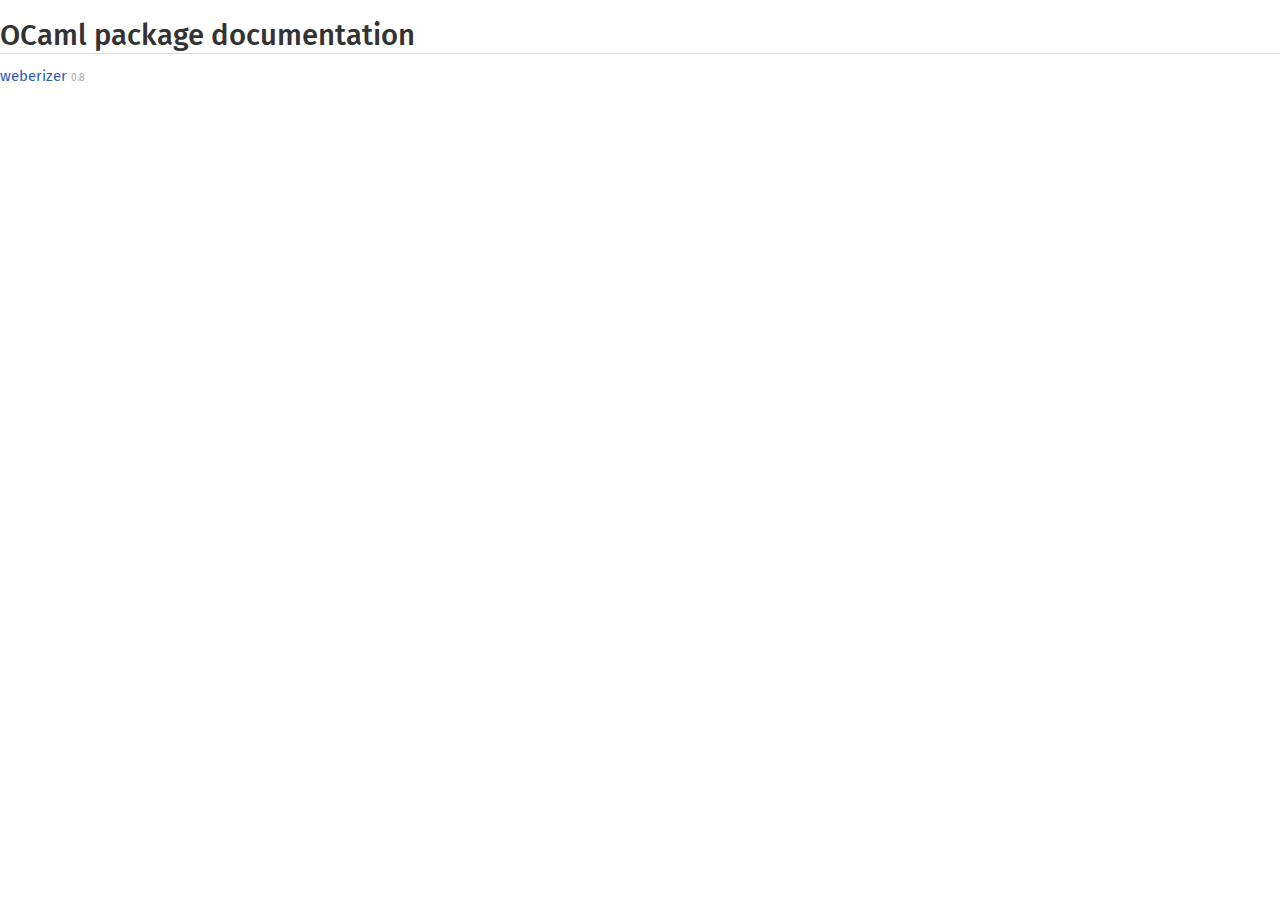
<file: doc/index.html>
<!DOCTYPE html>
<html xmlns="http://www.w3.org/1999/xhtml">
  <head>
    <title>index</title>
    <link rel="stylesheet" href="./odoc.css"/>
    <meta charset="utf-8"/>
    <meta name="viewport" content="width=device-width,initial-scale=1.0"/>
  </head>
  <body>
    <div class="by-name">
    <h2>OCaml package documentation</h2>
    <ol>
    <li><a href="weberizer/index.html">weberizer</a> <span class="version">0.8</span></li>
    </ol>
    </div>
  </body>
</html>
</file>
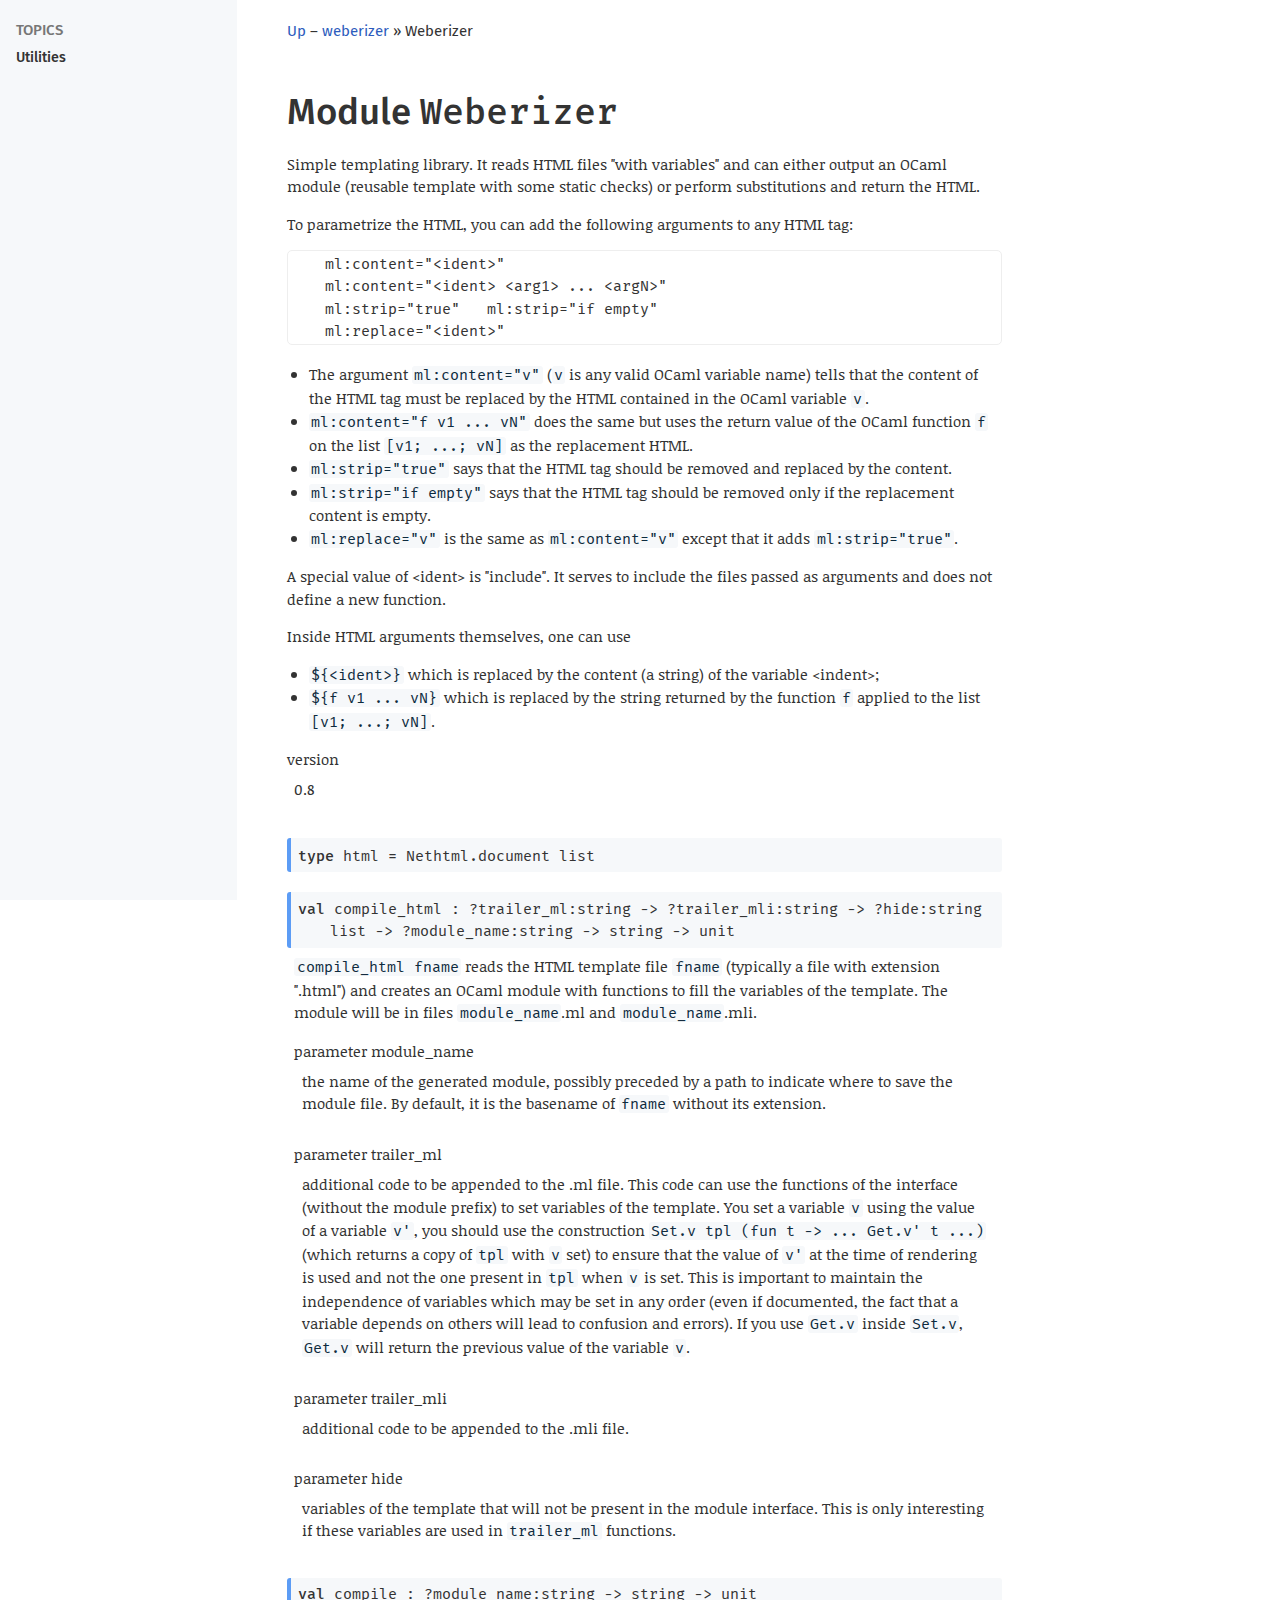
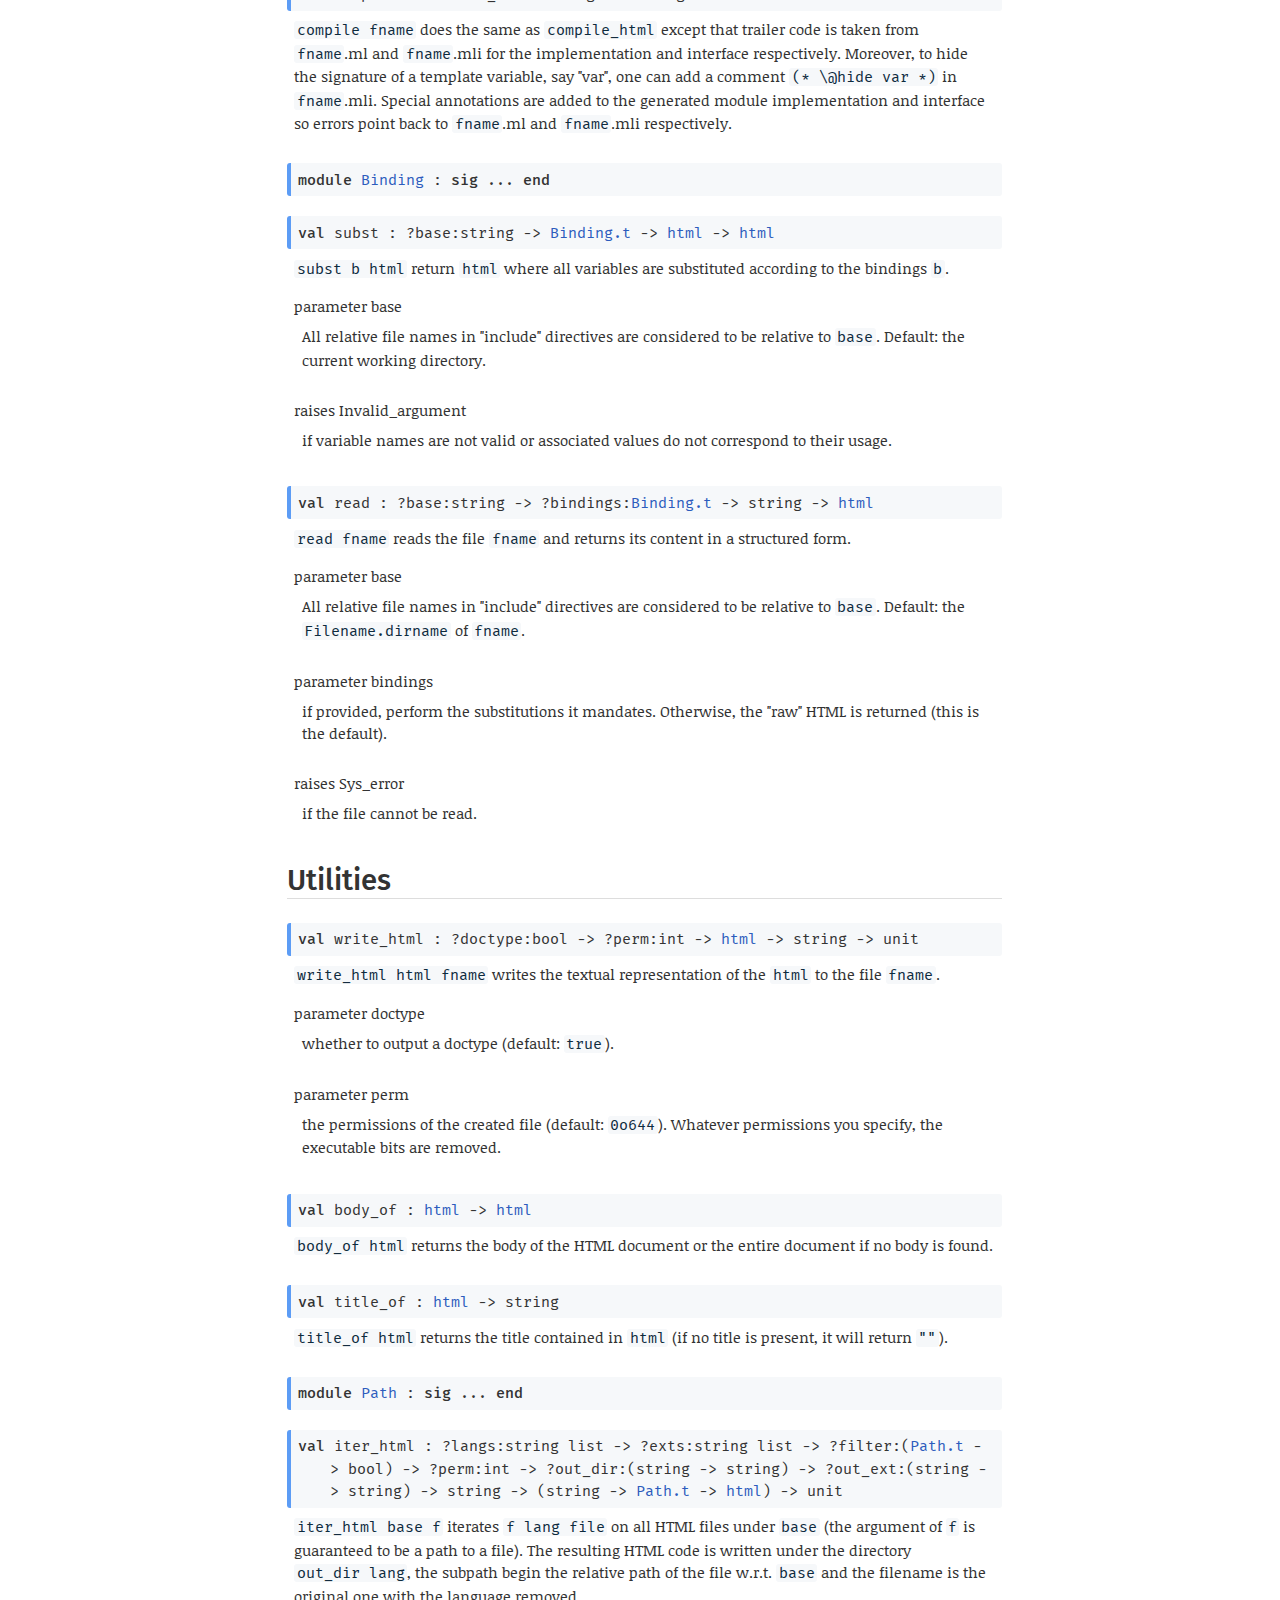
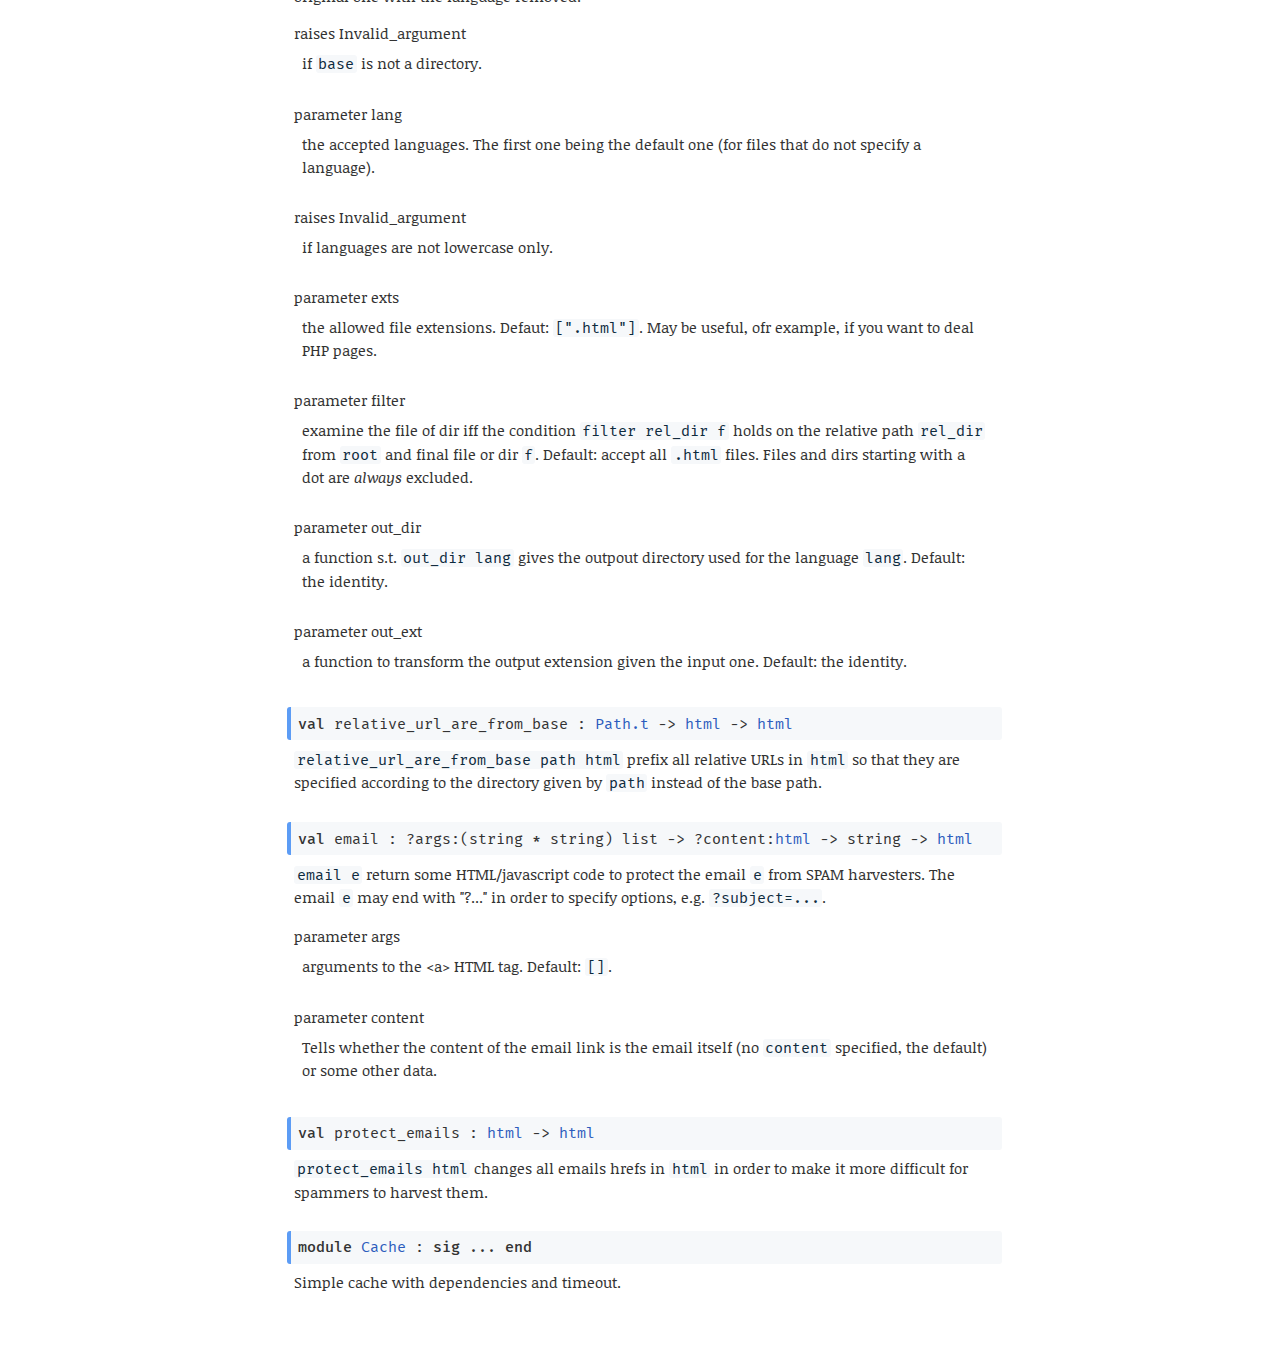
<file: doc/weberizer/Weberizer/index.html>
<!DOCTYPE html>
<html xmlns="http://www.w3.org/1999/xhtml"><head><title>Weberizer (weberizer.Weberizer)</title><link rel="stylesheet" href="../../odoc.css"/><meta charset="utf-8"/><meta name="viewport" content="width=device-width,initial-scale=1.0"/><script src="../../highlight.pack.js"></script><script>hljs.initHighlightingOnLoad();</script></head><body><div class="content"><header><nav><a href="../index.html">Up</a> – <a href="../index.html">weberizer</a> &#x00BB; Weberizer</nav><h1>Module <code>Weberizer</code></h1><p>Simple templating library. It reads HTML files &quot;with variables&quot; and can either output an OCaml module (reusable template with some static checks) or perform substitutions and return the HTML.</p><p>To parametrize the HTML, you can add the following arguments to any HTML tag:</p><pre>    ml:content=&quot;&lt;ident&gt;&quot;
    ml:content=&quot;&lt;ident&gt; &lt;arg1&gt; ... &lt;argN&gt;&quot;
    ml:strip=&quot;true&quot;   ml:strip=&quot;if empty&quot;
    ml:replace=&quot;&lt;ident&gt;&quot;					    </pre><ul><li>The argument <code>ml:content=&quot;v&quot;</code> (<code>v</code> is any valid OCaml variable name) tells that the content of the HTML tag must be replaced by the HTML contained in the OCaml variable <code>v</code>.</li><li><code>ml:content=&quot;f v1 ... vN&quot;</code> does the same but uses the return value of the OCaml function <code>f</code> on the list <code>[v1; ...; vN]</code> as the replacement HTML.</li><li><code>ml:strip=&quot;true&quot;</code> says that the HTML tag should be removed and replaced by the content.</li><li><code>ml:strip=&quot;if empty&quot;</code> says that the HTML tag should be removed only if the replacement content is empty.</li><li><code>ml:replace=&quot;v&quot;</code> is the same as <code>ml:content=&quot;v&quot;</code> except that it adds <code>ml:strip=&quot;true&quot;</code>.</li></ul><p>A special value of &lt;ident&gt; is &quot;include&quot;. It serves to include the files passed as arguments and does not define a new function.</p><p>Inside HTML arguments themselves, one can use</p><ul><li><code>${&lt;ident&gt;}</code> which is replaced by the content (a string) of the variable &lt;indent&gt;;</li><li><code>${f v1 ... vN}</code> which is replaced by the string returned by the function <code>f</code> applied to the list <code>[v1; ...; vN]</code>.</li></ul><dl><dt>version</dt><dd>0.8</dd></dl><nav class="toc"><ul><li><a href="#utilities">Utilities</a></li></ul></nav></header><dl><dt class="spec type" id="type-html"><a href="#type-html" class="anchor"></a><code><span class="keyword">type </span>html</code><code><span class="keyword"> = </span>Nethtml.document list</code></dt></dl><dl><dt class="spec value" id="val-compile_html"><a href="#val-compile_html" class="anchor"></a><code><span class="keyword">val </span>compile_html : ?&#8288;trailer_ml:string <span>&#45;&gt;</span> ?&#8288;trailer_mli:string <span>&#45;&gt;</span> ?&#8288;hide:string list <span>&#45;&gt;</span> ?&#8288;module_name:string <span>&#45;&gt;</span> string <span>&#45;&gt;</span> unit</code></dt><dd><p><code>compile_html fname</code> reads the HTML template file <code>fname</code> (typically a file with extension &quot;.html&quot;) and creates an OCaml module with functions to fill the variables of the template. The module will be in files <code>module_name</code>.ml and <code>module_name</code>.mli.</p><dl><dt>parameter module_name</dt><dd><p>the name of the generated module, possibly preceded by a path to indicate where to save the module file. By default, it is the basename of <code>fname</code> without its extension.</p></dd></dl><dl><dt>parameter trailer_ml</dt><dd><p>additional code to be appended to the .ml file. This code can use the functions of the interface (without the module prefix) to set variables of the template. You set a variable <code>v</code> using the value of a variable <code>v'</code>, you should use the construction <code>Set.v tpl (fun t -&gt; ... Get.v' t ...)</code> (which returns a copy of <code>tpl</code> with <code>v</code> set) to ensure that the value of <code>v'</code> at the time of rendering is used and not the one present in <code>tpl</code> when <code>v</code> is set. This is important to maintain the independence of variables which may be set in any order (even if documented, the fact that a variable depends on others will lead to confusion and errors). If you use <code>Get.v</code> inside <code>Set.v</code>, <code>Get.v</code> will return the previous value of the variable <code>v</code>.</p></dd></dl><dl><dt>parameter trailer_mli</dt><dd><p>additional code to be appended to the .mli file.</p></dd></dl><dl><dt>parameter hide</dt><dd><p>variables of the template that will not be present in the module interface. This is only interesting if these variables are used in <code>trailer_ml</code> functions.</p></dd></dl></dd></dl><dl><dt class="spec value" id="val-compile"><a href="#val-compile" class="anchor"></a><code><span class="keyword">val </span>compile : ?&#8288;module_name:string <span>&#45;&gt;</span> string <span>&#45;&gt;</span> unit</code></dt><dd><p><code>compile fname</code> does the same as <code>compile_html</code> except that trailer code is taken from <code>fname</code>.ml and <code>fname</code>.mli for the implementation and interface respectively. Moreover, to hide the signature of a template variable, say &quot;var&quot;, one can add a comment <code>(* \@hide var *)</code> in <code>fname</code>.mli. Special annotations are added to the generated module implementation and interface so errors point back to <code>fname</code>.ml and <code>fname</code>.mli respectively.</p></dd></dl><div class="spec module" id="module-Binding"><a href="#module-Binding" class="anchor"></a><code><span class="keyword">module </span><a href="Binding/index.html">Binding</a> : <span class="keyword">sig</span> ... <span class="keyword">end</span></code></div><dl><dt class="spec value" id="val-subst"><a href="#val-subst" class="anchor"></a><code><span class="keyword">val </span>subst : ?&#8288;base:string <span>&#45;&gt;</span> <a href="Binding/index.html#type-t">Binding.t</a> <span>&#45;&gt;</span> <a href="index.html#type-html">html</a> <span>&#45;&gt;</span> <a href="index.html#type-html">html</a></code></dt><dd><p><code>subst b html</code> return <code>html</code> where all variables are substituted according to the bindings <code>b</code>.</p><dl><dt>parameter base</dt><dd><p>All relative file names in &quot;include&quot; directives are considered to be relative to <code>base</code>. Default: the current working directory.</p></dd></dl><dl><dt>raises Invalid_argument</dt><dd><p>if variable names are not valid or associated values do not correspond to their usage.</p></dd></dl></dd></dl><dl><dt class="spec value" id="val-read"><a href="#val-read" class="anchor"></a><code><span class="keyword">val </span>read : ?&#8288;base:string <span>&#45;&gt;</span> ?&#8288;bindings:<a href="Binding/index.html#type-t">Binding.t</a> <span>&#45;&gt;</span> string <span>&#45;&gt;</span> <a href="index.html#type-html">html</a></code></dt><dd><p><code>read fname</code> reads the file <code>fname</code> and returns its content in a structured form.</p><dl><dt>parameter base</dt><dd><p>All relative file names in &quot;include&quot; directives are considered to be relative to <code>base</code>. Default: the <code>Filename.dirname</code> of <code>fname</code>.</p></dd></dl><dl><dt>parameter bindings</dt><dd><p>if provided, perform the substitutions it mandates. Otherwise, the &quot;raw&quot; HTML is returned (this is the default).</p></dd></dl><dl><dt>raises Sys_error</dt><dd><p>if the file cannot be read.</p></dd></dl></dd></dl><section><header><h2 id="utilities"><a href="#utilities" class="anchor"></a>Utilities</h2></header><dl><dt class="spec value" id="val-write_html"><a href="#val-write_html" class="anchor"></a><code><span class="keyword">val </span>write_html : ?&#8288;doctype:bool <span>&#45;&gt;</span> ?&#8288;perm:int <span>&#45;&gt;</span> <a href="index.html#type-html">html</a> <span>&#45;&gt;</span> string <span>&#45;&gt;</span> unit</code></dt><dd><p><code>write_html html fname</code> writes the textual representation of the <code>html</code> to the file <code>fname</code>.</p><dl><dt>parameter doctype</dt><dd><p>whether to output a doctype (default: <code>true</code>).</p></dd></dl><dl><dt>parameter perm</dt><dd><p>the permissions of the created file (default: <code>0o644</code>). Whatever permissions you specify, the executable bits are removed.</p></dd></dl></dd></dl><dl><dt class="spec value" id="val-body_of"><a href="#val-body_of" class="anchor"></a><code><span class="keyword">val </span>body_of : <a href="index.html#type-html">html</a> <span>&#45;&gt;</span> <a href="index.html#type-html">html</a></code></dt><dd><p><code>body_of html</code> returns the body of the HTML document or the entire document if no body is found.</p></dd></dl><dl><dt class="spec value" id="val-title_of"><a href="#val-title_of" class="anchor"></a><code><span class="keyword">val </span>title_of : <a href="index.html#type-html">html</a> <span>&#45;&gt;</span> string</code></dt><dd><p><code>title_of html</code> returns the title contained in <code>html</code> (if no title is present, it will return <code>&quot;&quot;</code>).</p></dd></dl><div class="spec module" id="module-Path"><a href="#module-Path" class="anchor"></a><code><span class="keyword">module </span><a href="Path/index.html">Path</a> : <span class="keyword">sig</span> ... <span class="keyword">end</span></code></div><dl><dt class="spec value" id="val-iter_html"><a href="#val-iter_html" class="anchor"></a><code><span class="keyword">val </span>iter_html : ?&#8288;langs:string list <span>&#45;&gt;</span> ?&#8288;exts:string list <span>&#45;&gt;</span> ?&#8288;filter:(<a href="Path/index.html#type-t">Path.t</a> <span>&#45;&gt;</span> bool) <span>&#45;&gt;</span> ?&#8288;perm:int <span>&#45;&gt;</span> ?&#8288;out_dir:(string <span>&#45;&gt;</span> string) <span>&#45;&gt;</span> ?&#8288;out_ext:(string <span>&#45;&gt;</span> string) <span>&#45;&gt;</span> string <span>&#45;&gt;</span> (string <span>&#45;&gt;</span> <a href="Path/index.html#type-t">Path.t</a> <span>&#45;&gt;</span> <a href="index.html#type-html">html</a>) <span>&#45;&gt;</span> unit</code></dt><dd><p><code>iter_html base f</code> iterates <code>f lang file</code> on all HTML files under <code>base</code> (the argument of <code>f</code> is guaranteed to be a path to a file). The resulting HTML code is written under the directory <code>out_dir lang</code>, the subpath begin the relative path of the file w.r.t. <code>base</code> and the filename is the original one with the language removed.</p><dl><dt>raises Invalid_argument</dt><dd><p>if <code>base</code> is not a directory.</p></dd></dl><dl><dt>parameter lang</dt><dd><p>the accepted languages. The first one being the default one (for files that do not specify a language).</p></dd></dl><dl><dt>raises Invalid_argument</dt><dd><p>if languages are not lowercase only.</p></dd></dl><dl><dt>parameter exts</dt><dd><p>the allowed file extensions. Defaut: <code>[&quot;.html&quot;]</code>. May be useful, ofr example, if you want to deal PHP pages.</p></dd></dl><dl><dt>parameter filter</dt><dd><p>examine the file of dir iff the condition <code>filter rel_dir f</code> holds on the relative path <code>rel_dir</code> from <code>root</code> and final file or dir <code>f</code>. Default: accept all <code>.html</code> files. Files and dirs starting with a dot are <i>always</i> excluded.</p></dd></dl><dl><dt>parameter out_dir</dt><dd><p>a function s.t. <code>out_dir lang</code> gives the outpout directory used for the language <code>lang</code>. Default: the identity.</p></dd></dl><dl><dt>parameter out_ext</dt><dd><p>a function to transform the output extension given the input one. Default: the identity.</p></dd></dl></dd></dl><dl><dt class="spec value" id="val-relative_url_are_from_base"><a href="#val-relative_url_are_from_base" class="anchor"></a><code><span class="keyword">val </span>relative_url_are_from_base : <a href="Path/index.html#type-t">Path.t</a> <span>&#45;&gt;</span> <a href="index.html#type-html">html</a> <span>&#45;&gt;</span> <a href="index.html#type-html">html</a></code></dt><dd><p><code>relative_url_are_from_base path html</code> prefix all relative URLs in <code>html</code> so that they are specified according to the directory given by <code>path</code> instead of the base path.</p></dd></dl><dl><dt class="spec value" id="val-email"><a href="#val-email" class="anchor"></a><code><span class="keyword">val </span>email : ?&#8288;args:(string<span class="keyword"> * </span>string) list <span>&#45;&gt;</span> ?&#8288;content:<a href="index.html#type-html">html</a> <span>&#45;&gt;</span> string <span>&#45;&gt;</span> <a href="index.html#type-html">html</a></code></dt><dd><p><code>email e</code> return some HTML/javascript code to protect the email <code>e</code> from SPAM harvesters. The email <code>e</code> may end with &quot;?...&quot; in order to specify options, e.g. <code>?subject=...</code>.</p><dl><dt>parameter args</dt><dd><p>arguments to the &lt;a&gt; HTML tag. Default: <code>[]</code>.</p></dd></dl><dl><dt>parameter content</dt><dd><p>Tells whether the content of the email link is the email itself (no <code>content</code> specified, the default) or some other data.</p></dd></dl></dd></dl><dl><dt class="spec value" id="val-protect_emails"><a href="#val-protect_emails" class="anchor"></a><code><span class="keyword">val </span>protect_emails : <a href="index.html#type-html">html</a> <span>&#45;&gt;</span> <a href="index.html#type-html">html</a></code></dt><dd><p><code>protect_emails html</code> changes all emails hrefs in <code>html</code> in order to make it more difficult for spammers to harvest them.</p></dd></dl><dl><dt class="spec module" id="module-Cache"><a href="#module-Cache" class="anchor"></a><code><span class="keyword">module </span><a href="Cache/index.html">Cache</a> : <span class="keyword">sig</span> ... <span class="keyword">end</span></code></dt><dd><p>Simple cache with dependencies and timeout.</p></dd></dl></section></div></body></html>
</file>
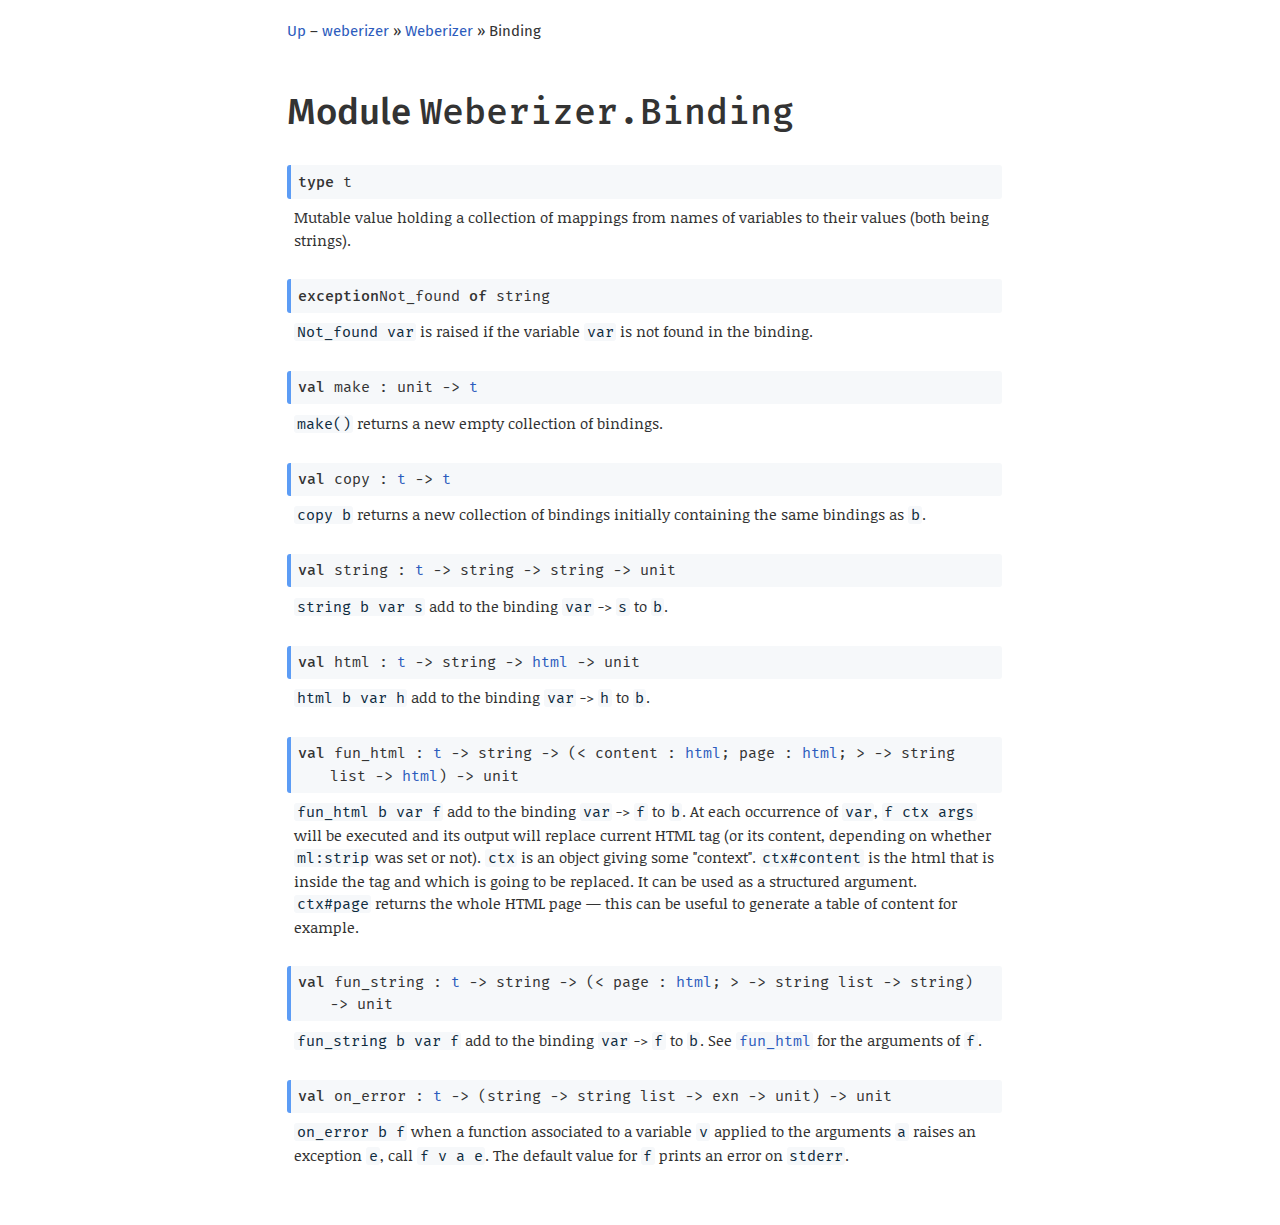
<file: doc/weberizer/Weberizer/Binding/index.html>
<!DOCTYPE html>
<html xmlns="http://www.w3.org/1999/xhtml"><head><title>Binding (weberizer.Weberizer.Binding)</title><link rel="stylesheet" href="../../../odoc.css"/><meta charset="utf-8"/><meta name="viewport" content="width=device-width,initial-scale=1.0"/><script src="../../../highlight.pack.js"></script><script>hljs.initHighlightingOnLoad();</script></head><body><div class="content"><header><nav><a href="../index.html">Up</a> – <a href="../../index.html">weberizer</a> &#x00BB; <a href="../index.html">Weberizer</a> &#x00BB; Binding</nav><h1>Module <code>Weberizer.Binding</code></h1></header><dl><dt class="spec type" id="type-t"><a href="#type-t" class="anchor"></a><code><span class="keyword">type </span>t</code></dt><dd><p>Mutable value holding a collection of mappings from names of variables to their values (both being strings).</p></dd></dl><dl><dt class="spec exception" id="exception-Not_found"><a href="#exception-Not_found" class="anchor"></a><code><span class="keyword">exception </span></code><code><span class="exception">Not_found</span><span class="keyword"> of </span>string</code></dt><dd><p><code>Not_found var</code> is raised if the variable <code>var</code> is not found in the binding.</p></dd></dl><dl><dt class="spec value" id="val-make"><a href="#val-make" class="anchor"></a><code><span class="keyword">val </span>make : unit <span>&#45;&gt;</span> <a href="index.html#type-t">t</a></code></dt><dd><p><code>make()</code> returns a new empty collection of bindings.</p></dd></dl><dl><dt class="spec value" id="val-copy"><a href="#val-copy" class="anchor"></a><code><span class="keyword">val </span>copy : <a href="index.html#type-t">t</a> <span>&#45;&gt;</span> <a href="index.html#type-t">t</a></code></dt><dd><p><code>copy b</code> returns a new collection of bindings initially containing the same bindings as <code>b</code>.</p></dd></dl><dl><dt class="spec value" id="val-string"><a href="#val-string" class="anchor"></a><code><span class="keyword">val </span>string : <a href="index.html#type-t">t</a> <span>&#45;&gt;</span> string <span>&#45;&gt;</span> string <span>&#45;&gt;</span> unit</code></dt><dd><p><code>string b var s</code> add to the binding <code>var</code> -&gt; <code>s</code> to <code>b</code>.</p></dd></dl><dl><dt class="spec value" id="val-html"><a href="#val-html" class="anchor"></a><code><span class="keyword">val </span>html : <a href="index.html#type-t">t</a> <span>&#45;&gt;</span> string <span>&#45;&gt;</span> <a href="../index.html#type-html">html</a> <span>&#45;&gt;</span> unit</code></dt><dd><p><code>html b var h</code> add to the binding <code>var</code> -&gt; <code>h</code> to <code>b</code>.</p></dd></dl><dl><dt class="spec value" id="val-fun_html"><a href="#val-fun_html" class="anchor"></a><code><span class="keyword">val </span>fun_html : <a href="index.html#type-t">t</a> <span>&#45;&gt;</span> string <span>&#45;&gt;</span> (&lt; content : <a href="../index.html#type-html">html</a>; page : <a href="../index.html#type-html">html</a>; &gt; <span>&#45;&gt;</span> string list <span>&#45;&gt;</span> <a href="../index.html#type-html">html</a>) <span>&#45;&gt;</span> unit</code></dt><dd><p><code>fun_html b var f</code> add to the binding <code>var</code> -&gt; <code>f</code> to <code>b</code>. At each occurrence of <code>var</code>, <code>f ctx args</code> will be executed and its output will replace current HTML tag (or its content, depending on whether <code>ml:strip</code> was set or not). <code>ctx</code> is an object giving some &quot;context&quot;. <code>ctx#content</code> is the html that is inside the tag and which is going to be replaced. It can be used as a structured argument. <code>ctx#page</code> returns the whole HTML page — this can be useful to generate a table of content for example.</p></dd></dl><dl><dt class="spec value" id="val-fun_string"><a href="#val-fun_string" class="anchor"></a><code><span class="keyword">val </span>fun_string : <a href="index.html#type-t">t</a> <span>&#45;&gt;</span> string <span>&#45;&gt;</span> (&lt; page : <a href="../index.html#type-html">html</a>; &gt; <span>&#45;&gt;</span> string list <span>&#45;&gt;</span> string) <span>&#45;&gt;</span> unit</code></dt><dd><p><code>fun_string b var f</code> add to the binding <code>var</code> -&gt; <code>f</code> to <code>b</code>. See <a href="index.html#val-fun_html"><code>fun_html</code></a> for the arguments of <code>f</code>.</p></dd></dl><dl><dt class="spec value" id="val-on_error"><a href="#val-on_error" class="anchor"></a><code><span class="keyword">val </span>on_error : <a href="index.html#type-t">t</a> <span>&#45;&gt;</span> (string <span>&#45;&gt;</span> string list <span>&#45;&gt;</span> exn <span>&#45;&gt;</span> unit) <span>&#45;&gt;</span> unit</code></dt><dd><p><code>on_error b f</code> when a function associated to a variable <code>v</code> applied to the arguments <code>a</code> raises an exception <code>e</code>, call <code>f v a e</code>. The default value for <code>f</code> prints an error on <code>stderr</code>.</p></dd></dl></div></body></html>
</file>
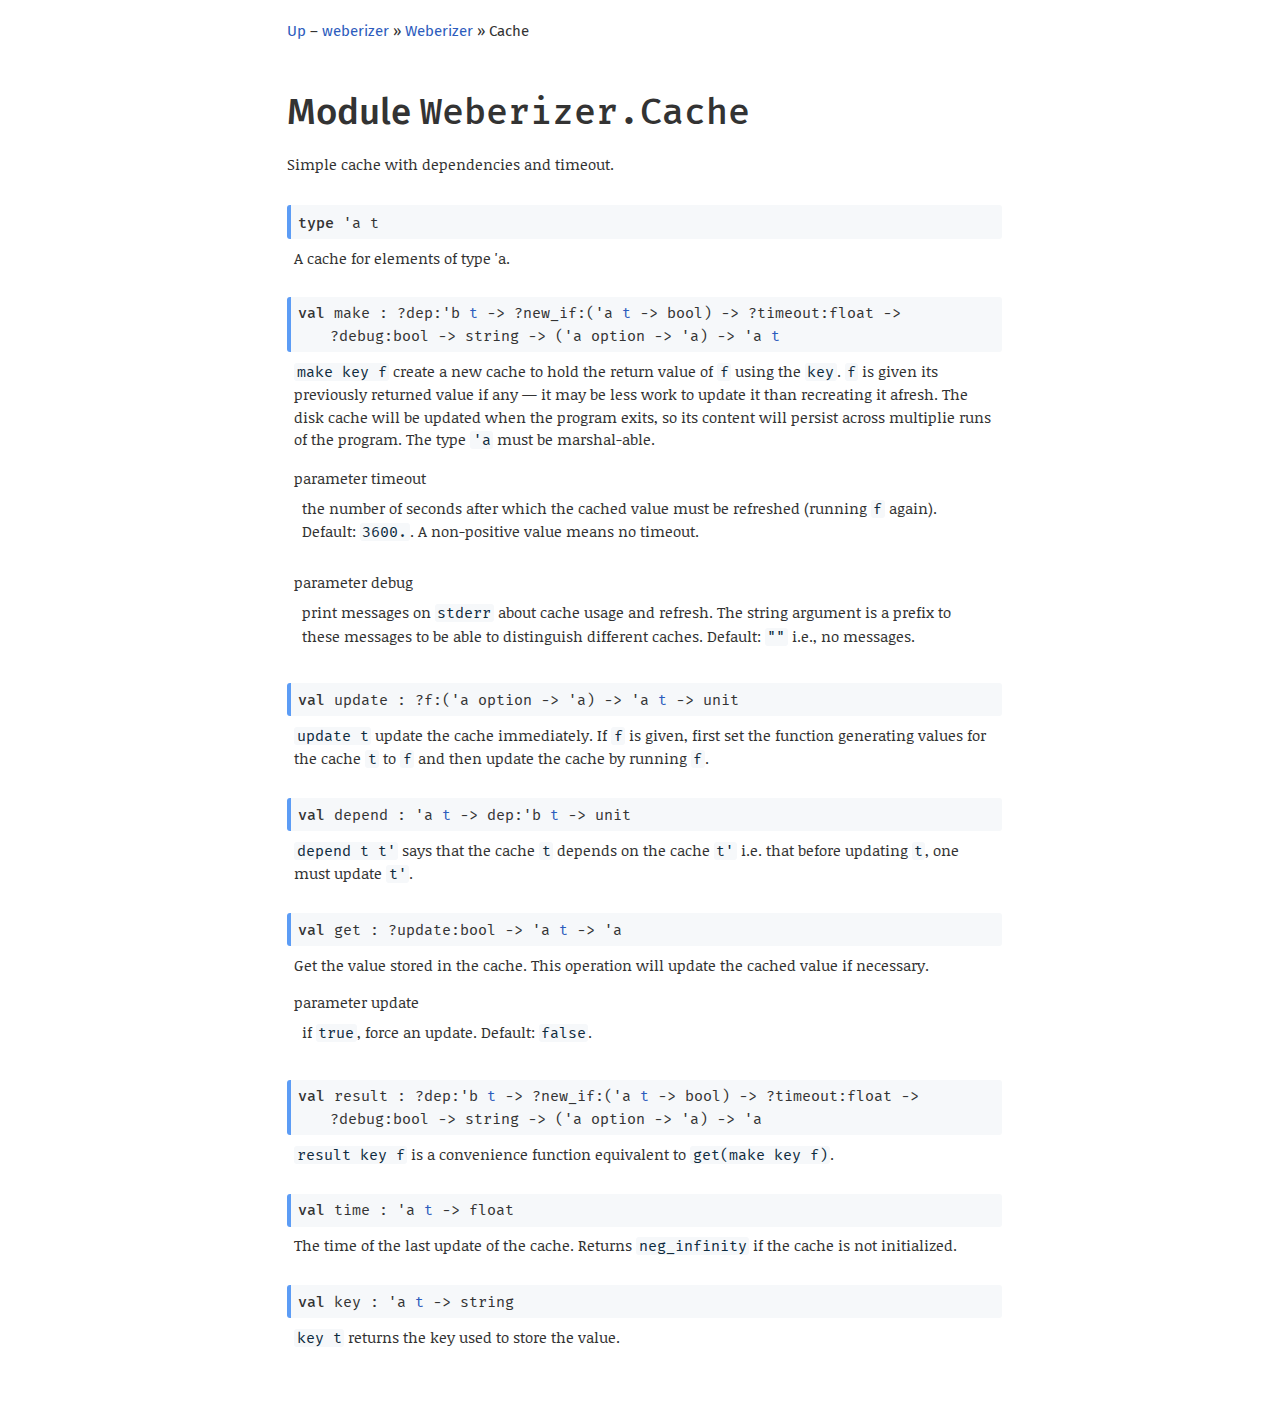
<file: doc/weberizer/Weberizer/Cache/index.html>
<!DOCTYPE html>
<html xmlns="http://www.w3.org/1999/xhtml"><head><title>Cache (weberizer.Weberizer.Cache)</title><link rel="stylesheet" href="../../../odoc.css"/><meta charset="utf-8"/><meta name="viewport" content="width=device-width,initial-scale=1.0"/><script src="../../../highlight.pack.js"></script><script>hljs.initHighlightingOnLoad();</script></head><body><div class="content"><header><nav><a href="../index.html">Up</a> – <a href="../../index.html">weberizer</a> &#x00BB; <a href="../index.html">Weberizer</a> &#x00BB; Cache</nav><h1>Module <code>Weberizer.Cache</code></h1><p>Simple cache with dependencies and timeout.</p></header><dl><dt class="spec type" id="type-t"><a href="#type-t" class="anchor"></a><code><span class="keyword">type </span>'a t</code></dt><dd><p>A cache for elements of type 'a.</p></dd></dl><dl><dt class="spec value" id="val-make"><a href="#val-make" class="anchor"></a><code><span class="keyword">val </span>make : ?&#8288;dep:<span class="type-var">'b</span> <a href="index.html#type-t">t</a> <span>&#45;&gt;</span> ?&#8288;new_if:(<span class="type-var">'a</span> <a href="index.html#type-t">t</a> <span>&#45;&gt;</span> bool) <span>&#45;&gt;</span> ?&#8288;timeout:float <span>&#45;&gt;</span> ?&#8288;debug:bool <span>&#45;&gt;</span> string <span>&#45;&gt;</span> (<span class="type-var">'a</span> option <span>&#45;&gt;</span> <span class="type-var">'a</span>) <span>&#45;&gt;</span> <span class="type-var">'a</span> <a href="index.html#type-t">t</a></code></dt><dd><p><code>make key f</code> create a new cache to hold the return value of <code>f</code> using the <code>key</code>. <code>f</code> is given its previously returned value if any — it may be less work to update it than recreating it afresh. The disk cache will be updated when the program exits, so its content will persist across multiplie runs of the program. The type <code>'a</code> must be marshal-able.</p><dl><dt>parameter timeout</dt><dd><p>the number of seconds after which the cached value must be refreshed (running <code>f</code> again). Default: <code>3600.</code>. A non-positive value means no timeout.</p></dd></dl><dl><dt>parameter debug</dt><dd><p>print messages on <code>stderr</code> about cache usage and refresh. The string argument is a prefix to these messages to be able to distinguish different caches. Default: <code>&quot;&quot;</code> i.e., no messages.</p></dd></dl></dd></dl><dl><dt class="spec value" id="val-update"><a href="#val-update" class="anchor"></a><code><span class="keyword">val </span>update : ?&#8288;f:(<span class="type-var">'a</span> option <span>&#45;&gt;</span> <span class="type-var">'a</span>) <span>&#45;&gt;</span> <span class="type-var">'a</span> <a href="index.html#type-t">t</a> <span>&#45;&gt;</span> unit</code></dt><dd><p><code>update t</code> update the cache immediately. If <code>f</code> is given, first set the function generating values for the cache <code>t</code> to <code>f</code> and then update the cache by running <code>f</code>.</p></dd></dl><dl><dt class="spec value" id="val-depend"><a href="#val-depend" class="anchor"></a><code><span class="keyword">val </span>depend : <span class="type-var">'a</span> <a href="index.html#type-t">t</a> <span>&#45;&gt;</span> dep:<span class="type-var">'b</span> <a href="index.html#type-t">t</a> <span>&#45;&gt;</span> unit</code></dt><dd><p><code>depend t t'</code> says that the cache <code>t</code> depends on the cache <code>t'</code> i.e. that before updating <code>t</code>, one must update <code>t'</code>.</p></dd></dl><dl><dt class="spec value" id="val-get"><a href="#val-get" class="anchor"></a><code><span class="keyword">val </span>get : ?&#8288;update:bool <span>&#45;&gt;</span> <span class="type-var">'a</span> <a href="index.html#type-t">t</a> <span>&#45;&gt;</span> <span class="type-var">'a</span></code></dt><dd><p>Get the value stored in the cache. This operation will update the cached value if necessary.</p><dl><dt>parameter update</dt><dd><p>if <code>true</code>, force an update. Default: <code>false</code>.</p></dd></dl></dd></dl><dl><dt class="spec value" id="val-result"><a href="#val-result" class="anchor"></a><code><span class="keyword">val </span>result : ?&#8288;dep:<span class="type-var">'b</span> <a href="index.html#type-t">t</a> <span>&#45;&gt;</span> ?&#8288;new_if:(<span class="type-var">'a</span> <a href="index.html#type-t">t</a> <span>&#45;&gt;</span> bool) <span>&#45;&gt;</span> ?&#8288;timeout:float <span>&#45;&gt;</span> ?&#8288;debug:bool <span>&#45;&gt;</span> string <span>&#45;&gt;</span> (<span class="type-var">'a</span> option <span>&#45;&gt;</span> <span class="type-var">'a</span>) <span>&#45;&gt;</span> <span class="type-var">'a</span></code></dt><dd><p><code>result key f</code> is a convenience function equivalent to <code>get(make key f)</code>.</p></dd></dl><dl><dt class="spec value" id="val-time"><a href="#val-time" class="anchor"></a><code><span class="keyword">val </span>time : <span class="type-var">'a</span> <a href="index.html#type-t">t</a> <span>&#45;&gt;</span> float</code></dt><dd><p>The time of the last update of the cache. Returns <code>neg_infinity</code> if the cache is not initialized.</p></dd></dl><dl><dt class="spec value" id="val-key"><a href="#val-key" class="anchor"></a><code><span class="keyword">val </span>key : <span class="type-var">'a</span> <a href="index.html#type-t">t</a> <span>&#45;&gt;</span> string</code></dt><dd><p><code>key t</code> returns the key used to store the value.</p></dd></dl></div></body></html>
</file>
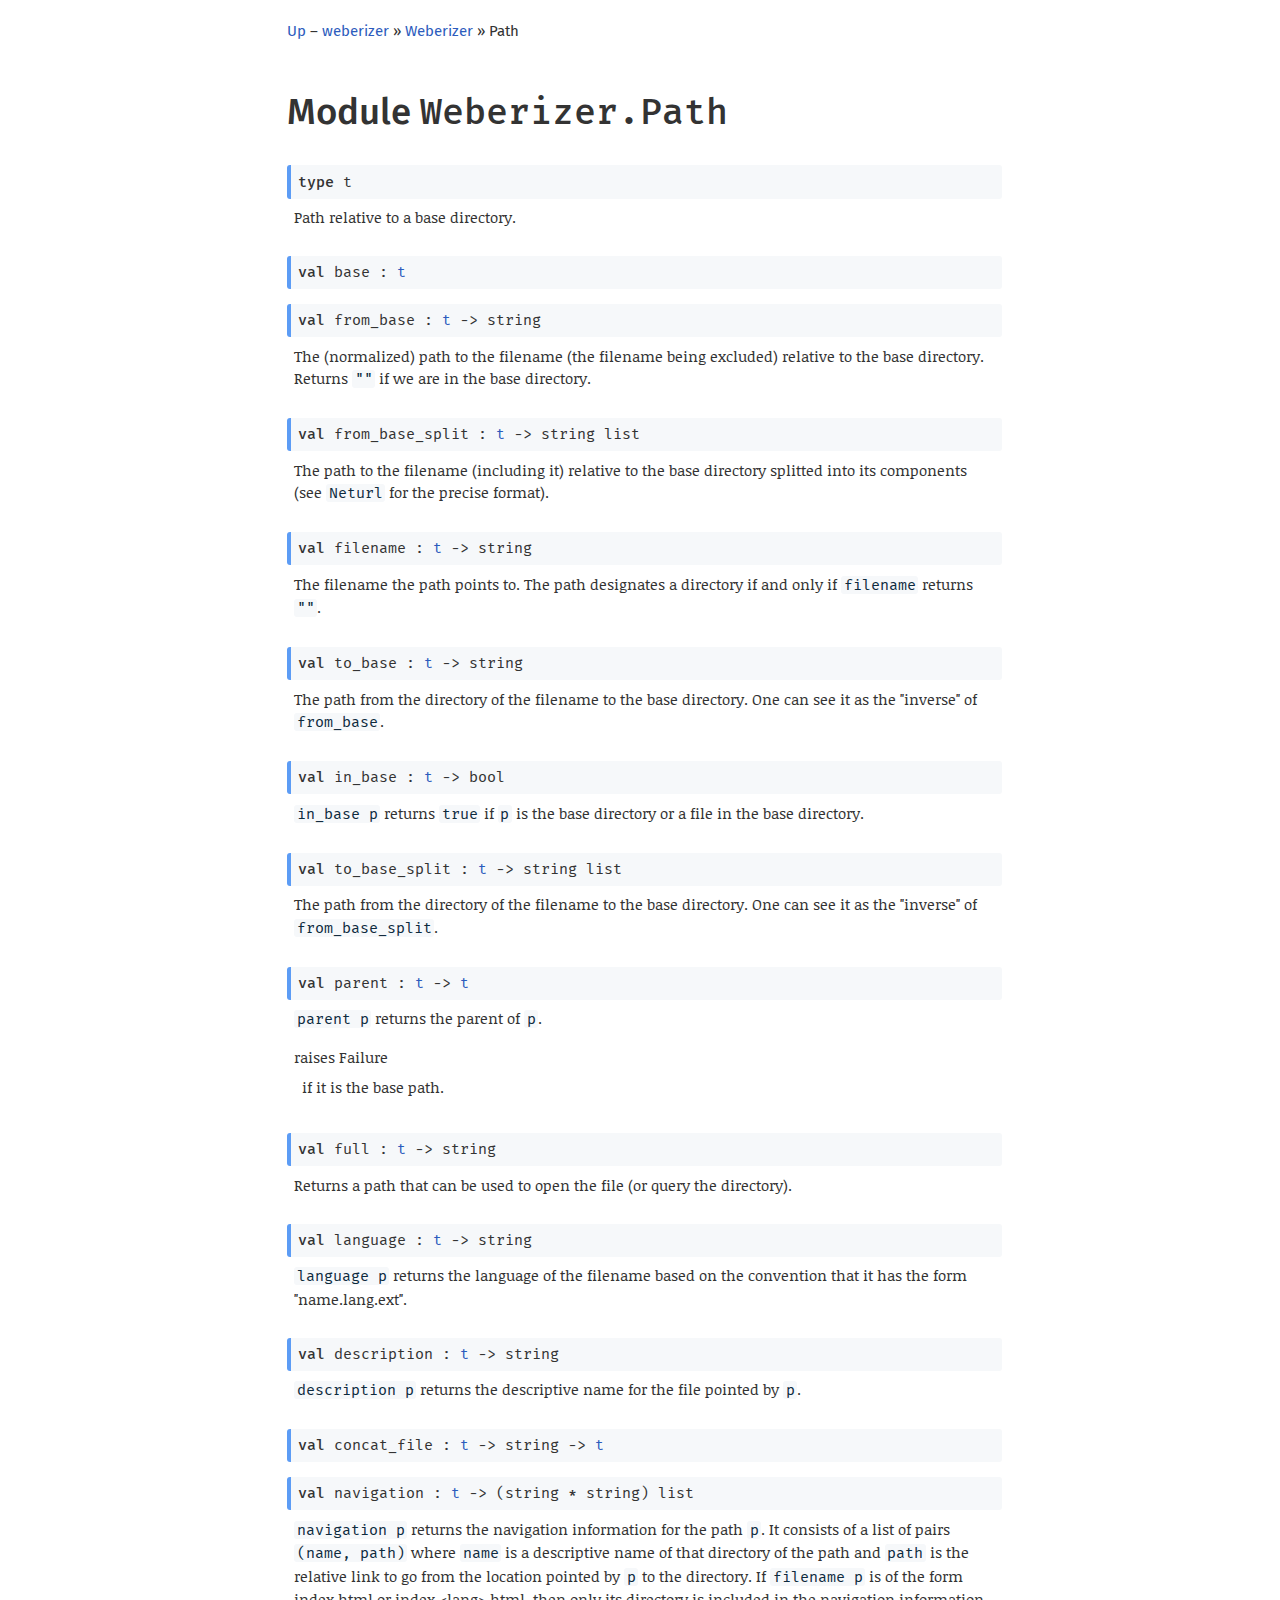
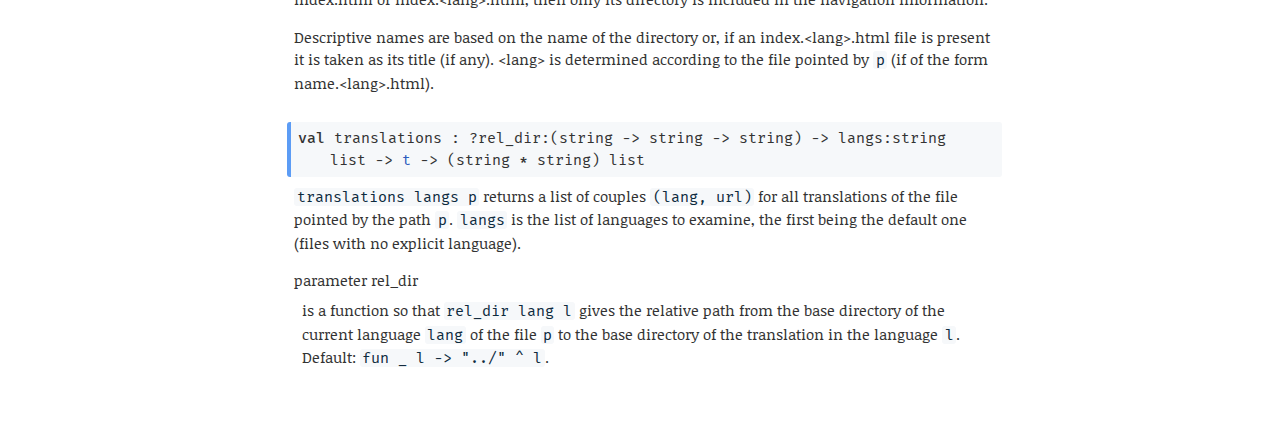
<file: doc/weberizer/Weberizer/Path/index.html>
<!DOCTYPE html>
<html xmlns="http://www.w3.org/1999/xhtml"><head><title>Path (weberizer.Weberizer.Path)</title><link rel="stylesheet" href="../../../odoc.css"/><meta charset="utf-8"/><meta name="viewport" content="width=device-width,initial-scale=1.0"/><script src="../../../highlight.pack.js"></script><script>hljs.initHighlightingOnLoad();</script></head><body><div class="content"><header><nav><a href="../index.html">Up</a> – <a href="../../index.html">weberizer</a> &#x00BB; <a href="../index.html">Weberizer</a> &#x00BB; Path</nav><h1>Module <code>Weberizer.Path</code></h1></header><dl><dt class="spec type" id="type-t"><a href="#type-t" class="anchor"></a><code><span class="keyword">type </span>t</code></dt><dd><p>Path relative to a base directory.</p></dd></dl><dl><dt class="spec value" id="val-base"><a href="#val-base" class="anchor"></a><code><span class="keyword">val </span>base : <a href="index.html#type-t">t</a></code></dt><dt class="spec value" id="val-from_base"><a href="#val-from_base" class="anchor"></a><code><span class="keyword">val </span>from_base : <a href="index.html#type-t">t</a> <span>&#45;&gt;</span> string</code></dt><dd><p>The (normalized) path to the filename (the filename being excluded) relative to the base directory. Returns <code>&quot;&quot;</code> if we are in the base directory.</p></dd></dl><dl><dt class="spec value" id="val-from_base_split"><a href="#val-from_base_split" class="anchor"></a><code><span class="keyword">val </span>from_base_split : <a href="index.html#type-t">t</a> <span>&#45;&gt;</span> string list</code></dt><dd><p>The path to the filename (including it) relative to the base directory splitted into its components (see <code>Neturl</code> for the precise format).</p></dd></dl><dl><dt class="spec value" id="val-filename"><a href="#val-filename" class="anchor"></a><code><span class="keyword">val </span>filename : <a href="index.html#type-t">t</a> <span>&#45;&gt;</span> string</code></dt><dd><p>The filename the path points to. The path designates a directory if and only if <code>filename</code> returns <code>&quot;&quot;</code>.</p></dd></dl><dl><dt class="spec value" id="val-to_base"><a href="#val-to_base" class="anchor"></a><code><span class="keyword">val </span>to_base : <a href="index.html#type-t">t</a> <span>&#45;&gt;</span> string</code></dt><dd><p>The path from the directory of the filename to the base directory. One can see it as the &quot;inverse&quot; of <code>from_base</code>.</p></dd></dl><dl><dt class="spec value" id="val-in_base"><a href="#val-in_base" class="anchor"></a><code><span class="keyword">val </span>in_base : <a href="index.html#type-t">t</a> <span>&#45;&gt;</span> bool</code></dt><dd><p><code>in_base p</code> returns <code>true</code> if <code>p</code> is the base directory or a file in the base directory.</p></dd></dl><dl><dt class="spec value" id="val-to_base_split"><a href="#val-to_base_split" class="anchor"></a><code><span class="keyword">val </span>to_base_split : <a href="index.html#type-t">t</a> <span>&#45;&gt;</span> string list</code></dt><dd><p>The path from the directory of the filename to the base directory. One can see it as the &quot;inverse&quot; of <code>from_base_split</code>.</p></dd></dl><dl><dt class="spec value" id="val-parent"><a href="#val-parent" class="anchor"></a><code><span class="keyword">val </span>parent : <a href="index.html#type-t">t</a> <span>&#45;&gt;</span> <a href="index.html#type-t">t</a></code></dt><dd><p><code>parent p</code> returns the parent of <code>p</code>.</p><dl><dt>raises Failure</dt><dd><p>if it is the base path.</p></dd></dl></dd></dl><dl><dt class="spec value" id="val-full"><a href="#val-full" class="anchor"></a><code><span class="keyword">val </span>full : <a href="index.html#type-t">t</a> <span>&#45;&gt;</span> string</code></dt><dd><p>Returns a path that can be used to open the file (or query the directory).</p></dd></dl><dl><dt class="spec value" id="val-language"><a href="#val-language" class="anchor"></a><code><span class="keyword">val </span>language : <a href="index.html#type-t">t</a> <span>&#45;&gt;</span> string</code></dt><dd><p><code>language p</code> returns the language of the filename based on the convention that it has the form &quot;name.lang.ext&quot;.</p></dd></dl><dl><dt class="spec value" id="val-description"><a href="#val-description" class="anchor"></a><code><span class="keyword">val </span>description : <a href="index.html#type-t">t</a> <span>&#45;&gt;</span> string</code></dt><dd><p><code>description p</code> returns the descriptive name for the file pointed by <code>p</code>.</p></dd></dl><dl><dt class="spec value" id="val-concat_file"><a href="#val-concat_file" class="anchor"></a><code><span class="keyword">val </span>concat_file : <a href="index.html#type-t">t</a> <span>&#45;&gt;</span> string <span>&#45;&gt;</span> <a href="index.html#type-t">t</a></code></dt><dt class="spec value" id="val-navigation"><a href="#val-navigation" class="anchor"></a><code><span class="keyword">val </span>navigation : <a href="index.html#type-t">t</a> <span>&#45;&gt;</span> (string<span class="keyword"> * </span>string) list</code></dt><dd><p><code>navigation p</code> returns the navigation information for the path <code>p</code>. It consists of a list of pairs <code>(name, path)</code> where <code>name</code> is a descriptive name of that directory of the path and <code>path</code> is the relative link to go from the location pointed by <code>p</code> to the directory. If <code>filename p</code> is of the form index.html or index.&lt;lang&gt;.html, then only its directory is included in the navigation information.</p><p>Descriptive names are based on the name of the directory or, if an index.&lt;lang&gt;.html file is present it is taken as its title (if any). &lt;lang&gt; is determined according to the file pointed by <code>p</code> (if of the form name.&lt;lang&gt;.html).</p></dd></dl><dl><dt class="spec value" id="val-translations"><a href="#val-translations" class="anchor"></a><code><span class="keyword">val </span>translations : ?&#8288;rel_dir:(string <span>&#45;&gt;</span> string <span>&#45;&gt;</span> string) <span>&#45;&gt;</span> langs:string list <span>&#45;&gt;</span> <a href="index.html#type-t">t</a> <span>&#45;&gt;</span> (string<span class="keyword"> * </span>string) list</code></dt><dd><p><code>translations langs p</code> returns a list of couples <code>(lang, url)</code> for all translations of the file pointed by the path <code>p</code>. <code>langs</code> is the list of languages to examine, the first being the default one (files with no explicit language).</p><dl><dt>parameter rel_dir</dt><dd><p>is a function so that <code>rel_dir lang l</code> gives the relative path from the base directory of the current language <code>lang</code> of the file <code>p</code> to the base directory of the translation in the language <code>l</code>. Default: <code>fun _ l -&gt; &quot;../&quot; ^ l</code>.</p></dd></dl></dd></dl></div></body></html>
</file>
<file: doc/odoc.css>
@charset "UTF-8";
/* Copyright (c) 2016 Daniel C. Bünzli. All rights reserved.
   Distributed under the ISC license, see terms at the end of the file.
   odoc 1.3.0 */

/* Fonts */
@import url('https://fonts.googleapis.com/css?family=Fira+Mono:400,500');
@import url('https://fonts.googleapis.com/css?family=Noticia+Text:400,400i,700');
@import url('https://fonts.googleapis.com/css?family=Fira+Sans:400,400i,500,500i,600,600i,700,700i');


/* Reset a few things. */

html, body, div, span, applet, object, iframe, h1, h2, h3, h4, h5, h6, p, blockquote, pre, a, abbr, acronym, address, big, cite, code, del, dfn, em, img, ins, kbd, q, s, samp, small, strike, strong, sub, sup, tt, var, b, u, i, center, dl, dt, dd, ol, ul, li, fieldset, form, label, legend, table, caption, tbody, tfoot, thead, tr, th, td, article, aside, canvas, details, embed, figure, figcaption, footer, header, hgroup, menu, nav, output, ruby, section, summary, time, mark, audio, video {
  margin: 0;
  padding: 0;
  border: 0;
  font-size: inherit;
  font: inherit;
  line-height: inherit;
  vertical-align: baseline;
  text-align: inherit;
  color: inherit;
  background: transparent;
}

table {
  border-collapse: collapse;
  border-spacing: 0;
}

*, *:before, *:after {
  box-sizing: border-box;
}

html {
  font-size: 15px;
}

body {
  font-family: "Fira Sans", Helvetica, Arial, sans-serif;
  text-align: left;
  color: #333;
  background: #FFFFFF;
}

.content {
  max-width: 90ex;
  margin-left: calc(10vw + 20ex);
  margin-right: 4ex;
  margin-top: 20px;
  margin-bottom: 50px;
  font-family: "Noticia Text", Georgia, serif;
  line-height: 1.5;
}

.content>header {
  margin-bottom: 30px;
}

.content>header nav {
  font-family: "Fira Sans", Helvetica, Arial, sans-serif;
}

/* Basic markup elements */

b, strong {
  font-weight: 500;
}

i, em {
  font-style: italic;
}

sup {
  vertical-align: super;
}

sub {
  vertical-align: sub;
}

sup, sub {
  font-size: 12px;
  line-height: 0;
  margin-left: 0.2ex;
}

pre {
  margin-top: 0.8em;
  margin-bottom: 1.2em;
}

p, ul, ol {
  margin-top: 0.5em;
  margin-bottom: 1em;
}
ul, ol {
  list-style-position: outside
}

ul>li {
  margin-left: 22px;
}

ol>li {
  margin-left: 27.2px;
}

li>*:first-child {
  margin-top: 0
}

/* Text alignements, this should be forbidden. */

.left {
  text-align: left;
}

.right {
  text-align: right;
}

.center {
  text-align: center;
}

/* Links and anchors */

a {
  text-decoration: none;
  color: #2C5CBD;
}

a:hover {
  box-shadow: 0 1px 0 0 #2C5CBD;
}

/* Linked highlight */
*:target {
  background-color: rgba(187,239,253,0.3) !important;
  box-shadow: 0 0px 0 1px rgba(187,239,253,0.8) !important;
  border-radius: 1px;
}

*:hover>a.anchor {
  visibility: visible;
}

a.anchor:before {
  content: "#"
}

a.anchor:hover {
  box-shadow: none;
  text-decoration: none;
  color: #555;
}

a.anchor {
  visibility: hidden;
  position: absolute;
  /* top: 0px; */
  /* margin-left: -3ex; */
  margin-left: -1.3em;
  font-weight: normal;
  font-style: normal;
  padding-right: 0.4em;
  padding-left: 0.4em;
  /* To remain selectable */
  color: #d5d5d5;
}

.spec > a.anchor {
  margin-left: -2.3em;
  padding-right: 0.9em;
}

.xref-unresolved {
  color: #2C5CBD;
}
.xref-unresolved:hover {
  box-shadow: 0 1px 0 0 #CC6666;
}

/* Section and document divisions.
   Until at least 4.03 many of the modules of the stdlib start at .h7,
   we restart the sequence there like h2  */

h1, h2, h3, h4, h5, h6, .h7, .h8, .h9, .h10 {
  font-family: "Fira Sans", Helvetica, Arial, sans-serif;
  font-weight: 400;
  margin: 0.5em 0 0.5em 0;
  padding-top: 0.1em;
  line-height: 1.2;
  overflow-wrap: break-word;
}

h1 {
  font-weight: 500;
  font-size: 2.441em;
  margin-top: 1.214em;
}

h2 {
  font-weight: 500;
  font-size: 1.953em;
  box-shadow: 0 1px 0 0 #ddd;
}

h3 {
  font-size: 1.563em;
}

h4 {
  font-size: 1.25em;
}

small, .font_small {
  font-size: 0.8em;
}

h1 code, h1 tt {
  font-size: inherit;
  font-weight: inherit;
}

h2 code, h2 tt {
  font-size: inherit;
  font-weight: inherit;
}

h3 code, h3 tt {
  font-size: inherit;
  font-weight: inherit;
}

h4 code, h4 tt {
  font-size: inherit;
  font-weight: inherit;
}

/* Preformatted and code */

tt, code, pre {
  font-family: "Fira Code", "Fira Mono", courier;
  font-weight: 400;
}

pre {
  padding: 0.1em;
  border: 1px solid #eee;
  border-radius: 5px;
  overflow-x: auto;
}

p code, li code {
  background-color: #f6f8fa;
  color: #0d2b3e;
  border-radius: 3px;
  padding: 0 0.3ex;
}

p a > code {
  color: #2C5CBD;
}

/* Code blocks (e.g. Examples) */

pre code {
  font-size: 0.893rem;
}

/* Code lexemes */

.keyword {
  font-weight: 700;
}

/* Module member specification */

.spec:not(.include), .spec.include details summary {
  background-color: #f6f8fa;
  border-radius: 3px;
  border-left: 4px solid #5c9cf5;
  border-right: 5px solid transparent;
  padding: 0.35em 0.5em;
}

.spec.include details summary:hover {
  background-color: #ebeff2;
}

dl, div.spec, .doc, aside {
  margin-bottom: 20px;
}

/* Indent the second line in multiline spec definitions. */
.spec:not(.type) > code {
  display: block;
  padding-left: 4ex;
  text-indent: -4ex;
}

.spec.exception > code {
  display: inline-block;
}

dl > dd {
  padding: 0.5em;
}

dd> :first-child {
  margin-top: 0;
}

dl:last-child, dd> :last-child, aside:last-child, article:last-child {
  margin-bottom: 0;
}

dt+dt {
  margin-top: 15px;
}

section+section, section > header + dl {
  margin-top: 25px;
}

.spec.type .variant {
  margin-left: 2ch;
}
.spec.type .variant p {
  margin: 0;
  font-style: italic;
}

div.def {
  margin-top: 0;
  text-indent: -2ex;
  padding-left: 2ex;
}

div.def+div.doc {
  margin-left: 1ex;
  margin-top: 2.5px
}

div.doc>*:first-child {
  margin-top: 0;
}

/* The elements other than heading should be wrapped in <aside> elements. */
/* heading, body>p, body>ul, body>ol, h3, h4, body>pre { */
/*   margin-bottom: 30px; */
/* } */

/* Collapsible inlined include and module */

.spec.include details {
  position: relative;
}

.spec.include details:after {
  z-index: -100;
  display: block;
  content: " ";
  position: absolute;
  border-radius: 0 1ex 1ex 0;
  right: -20px;
  top: 1px;
  bottom: 1px;
  width: 15px;
  background: rgba(0, 4, 15, 0.05);
  box-shadow: 0 0px 0 1px rgba(204, 204, 204, 0.53);
}

.spec.include details summary {
  position: relative;
  margin-bottom: 20px;
  cursor: pointer;
  outline: none;
}

/* FIXME: Does not work in Firefox. */
details summary::-webkit-details-marker {
  color: #888;
  transform: scaleX(-1);
  position: absolute;
  top: calc(50% - 5px);
  height: 11px;
  right: -29px;
}

/* Records and variants FIXME */

div.def table {
  text-indent: 0em;
  padding: 0;
  margin-left: -2ex;
}

td.def {
  padding-right: 2ex
}

.record td.def {
  padding-left: 2ex;
}

td.doc *:first-child {
  margin-top: 0em
}

/* @ tags */

ul.at-tag {
  list-style-type: none;
  margin-left: 0;
  padding: 0;
}

ul.at-tag li {
  margin-left: 0;
  padding: 0;
}

ul.at-tag li p:first-child {
  margin-top: 0
}

/* FIXME remove */

span.at-tag {
  font-weight: bold
}

.at-tag.deprecated {
  font-weight: normal;
  color: crimson
}

.at-tag.raise {
  font-weight: bold;
}

/* FIXME random other things to review. */

.heading {
  margin-top: 10px;
  border-top: solid;
  border-width: 1px;
  border-color: #DDD;
  text-align: right;
  font-weight: normal;
  font-style: italic;
}

.heading+.sig {
  margin-top: -20px;
}

.heading+.parameters {
  margin-top: -20px;
}

/* Odig package index */

.by-name ol, .by-tag ol, .errors ol {
  list-style-type: none;
  margin-left: 0;
}

.by-name ol ol, .by-tag ol ol {
  margin-top: 0;
  margin-bottom: 0
}

.by-name li, .by-tag li, .errors li {
  margin-left: 0;
}

.by-name .version {
  font-size: 10px;
  color: #AAA
}

.by-name nav {
  margin-bottom: 10px
}

.by-name nav a {
  text-transform: uppercase;
  font-size: 18px;
  margin-right: 1ex;
  color: #222;
  display: inline-block;
}

.by-tag nav a {
  margin-right: 1ex;
  color: #222;
  display: inline-block;
}

.by-tag>ol>li {
  margin-top: 10px;
}

.by-tag>ol>li>span, .by-tag>ol>li>ol, .by-tag>ol>li>ol>li {
  display: inline-block;
  margin-right: 1ex;
}

/* Odig package page */

.package nav {
  display: inline;
  font-size: 14px;
  font-weight: normal;
}

.package .version {
  font-size: 14px;
}

h1+.modules, h1+.sel {
  margin-top: 10px
}

.sel {
  font-weight: normal;
  font-style: italic;
  font-size: 14px;
  margin-top: 20px;
}

.sel+.modules {
  margin-top: 10px;
  margin-bottom: 20px;
  margin-left: 1ex;
}

.modules {
  margin: 0;
}

.modules .module {
  min-width: 8ex;
  padding-right: 2ex
}

.package.info {
  margin: 0;
}

.package.info td:first-child {
  font-style: italic;
  padding-right: 2ex;
}

.package.info ul {
  list-style-type: none;
  display: inline;
  margin: 0;
}

.package.info li {
  display: inline-block;
  margin: 0;
  margin-right: 1ex;
}

#info-authors li, #info-maintainers li {
  display: block;
}

/* Sidebar and TOC */

.toc:before {
  display: block;
  content: "Topics";
  text-transform: uppercase;
  font-size: 1em;
  margin: 1.414em 0 0.5em;
  font-weight: 500;
  color: #777;
  line-height: 1.2;
}

.toc {
  position: fixed;
  top: 0px;
  bottom: 0px;
  left: 0px;
  max-width: 30ex;
  min-width: 26ex;
  width: 20%;
  background: #f6f8fa;
  overflow: auto;
  color: #1F2D3D;
  padding-left: 2ex;
  padding-right: 2ex;
}

.toc ul li a {
  font-family: "Fira Sans", sans-serif;
  font-size: 0.95em;
  color: #333;
  font-weight: 400;
  line-height: 1.6em;
  display: block;
}

.toc ul li a:hover {
  box-shadow: none;
  text-decoration: underline;
}

/* First level titles */

.toc>ul>li>a {
  font-weight: 500;
}

.toc li ul {
  margin: 0px;
}

.toc ul {
  list-style-type: none;
}

.toc ul li {
  margin: 0;
}
.toc>ul>li {
  margin-bottom: 0.3em;
}

.toc ul li li {
  border-left: 1px solid #ccc;
  margin-left: 5px;
  padding-left: 12px;
}

/* Mobile adjustements. */

@media only screen and (max-width: 95ex) {
  .content {
    margin: auto;
    padding: 2.0em;
  }
  .toc {
    position: static;
    width: auto;
    min-width: unset;
    max-width: unset;
    border: none;
    padding: 0.2em 1em;
    border-radius: 5px;
  }
}

/* Print adjustements. */

@media print {
  body {
    color: black;
    background: white;
  }
  body nav:first-child {
    visibility: hidden;
  }
}

/* Syntax highlighting (based on github-gist) */

.keyword {
  font-weight: 500;
}

.hljs {
  display: block;
  background: white;
  padding: 0.5em;
  color: #333333;
  overflow-x: auto;
}

.hljs-comment,
.hljs-meta {
  color: #969896;
}

.hljs-string,
.hljs-variable,
.hljs-template-variable,
.hljs-strong,
.hljs-emphasis,
.hljs-quote {
  color: #df5000;
}

.hljs-keyword,
.hljs-selector-tag {
  color: #a71d5d;
}

.hljs-type,
.hljs-class .hljs-title {
  color: #458;
  font-weight: 500;
}

.hljs-literal,
.hljs-symbol,
.hljs-bullet,
.hljs-attribute {
  color: #0086b3;
}

.hljs-section,
.hljs-name {
  color: #63a35c;
}

.hljs-tag {
  color: #333333;
}

.hljs-attr,
.hljs-selector-id,
.hljs-selector-class,
.hljs-selector-attr,
.hljs-selector-pseudo {
  color: #795da3;
}

.hljs-addition {
  color: #55a532;
  background-color: #eaffea;
}

.hljs-deletion {
  color: #bd2c00;
  background-color: #ffecec;
}

.hljs-link {
  text-decoration: underline;
}

/*---------------------------------------------------------------------------
   Copyright (c) 2016 Daniel C. Bünzli

   Permission to use, copy, modify, and/or distribute this software for any
   purpose with or without fee is hereby granted, provided that the above
   copyright notice and this permission notice appear in all copies.

   THE SOFTWARE IS PROVIDED "AS IS" AND THE AUTHOR DISCLAIMS ALL WARRANTIES
   WITH REGARD TO THIS SOFTWARE INCLUDING ALL IMPLIED WARRANTIES OF
   MERCHANTABILITY AND FITNESS. IN NO EVENT SHALL THE AUTHOR BE LIABLE FOR
   ANY SPECIAL, DIRECT, INDIRECT, OR CONSEQUENTIAL DAMAGES OR ANY DAMAGES
   WHATSOEVER RESULTING FROM LOSS OF USE, DATA OR PROFITS, WHETHER IN AN
   ACTION OF CONTRACT, NEGLIGENCE OR OTHER TORTIOUS ACTION, ARISING OUT OF
   OR IN CONNECTION WITH THE USE OR PERFORMANCE OF THIS SOFTWARE.
  ---------------------------------------------------------------------------*/
</file>
